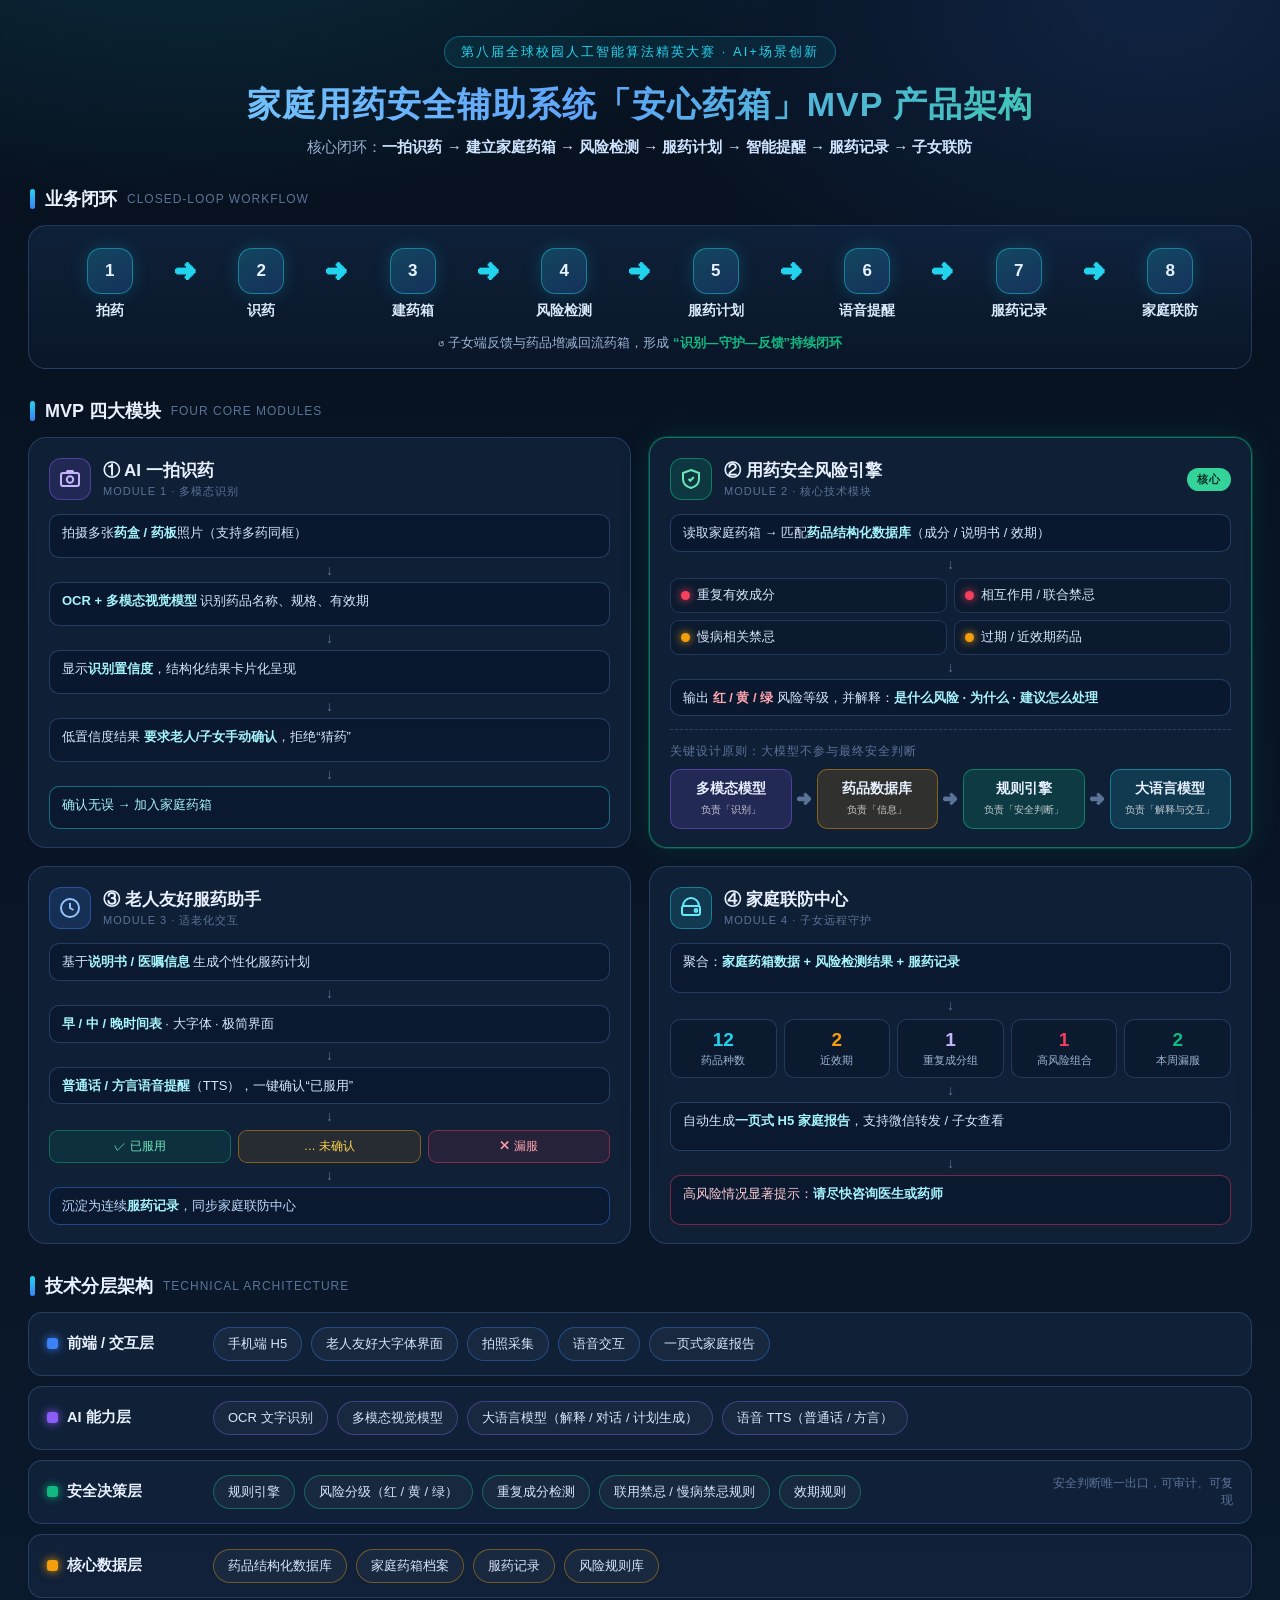
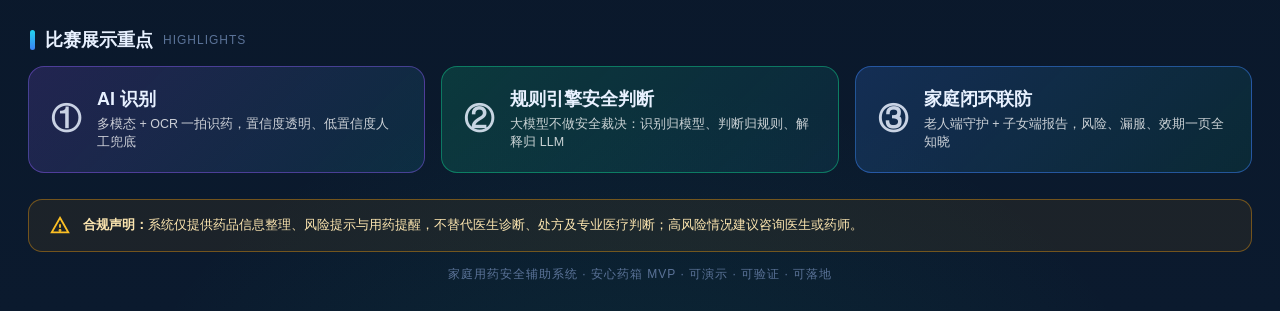
<file: mvp-architecture.html>
<!DOCTYPE html>
<html lang="zh-CN">
<head>
<meta charset="UTF-8">
<meta name="viewport" content="width=device-width, initial-scale=1.0">
<title>安心药箱 · 家庭用药安全辅助系统 MVP 架构图</title>
<style>
  :root{
    --bg0:#07111f;
    --bg1:#0b1a2e;
    --card:rgba(18,36,61,.72);
    --card-solid:#0f2138;
    --line:rgba(120,170,255,.22);
    --txt:#e8f1ff;
    --sub:#9db4d4;
    --cyan:#22d3ee;
    --blue:#3b82f6;
    --violet:#8b5cf6;
    --emerald:#10b981;
    --amber:#f59e0b;
    --red:#f43f5e;
    --muted:#5b7398;
  }
  *{margin:0;padding:0;box-sizing:border-box;font-family:"PingFang SC","Microsoft YaHei","Segoe UI",sans-serif;}
  body{
    background:
      radial-gradient(1100px 500px at 15% -5%, rgba(34,211,238,.14), transparent 60%),
      radial-gradient(1000px 600px at 90% 0%, rgba(59,130,246,.16), transparent 55%),
      radial-gradient(900px 700px at 50% 110%, rgba(16,185,129,.10), transparent 60%),
      linear-gradient(180deg,var(--bg0),var(--bg1));
    color:var(--txt);
    padding:36px 28px 28px;
    min-height:100vh;
  }
  .wrap{max-width:1360px;margin:0 auto;}

  /* ===== Header ===== */
  header{text-align:center;margin-bottom:26px;}
  .badge-line{display:inline-flex;align-items:center;gap:8px;font-size:13px;letter-spacing:2px;color:var(--cyan);
    border:1px solid rgba(34,211,238,.35);background:rgba(34,211,238,.08);padding:6px 16px;border-radius:999px;margin-bottom:14px;}
  h1{font-size:34px;font-weight:800;letter-spacing:1px;
    background:linear-gradient(90deg,#7dd3fc,#60a5fa 45%,#34d399);
    -webkit-background-clip:text;background-clip:text;color:transparent;}
  .subtitle{color:var(--sub);font-size:15px;margin-top:10px;}
  .subtitle b{color:#cfe4ff;font-weight:600;}

  .section-title{display:flex;align-items:center;gap:10px;font-size:18px;font-weight:700;margin:30px 2px 14px;}
  .section-title::before{content:"";width:5px;height:20px;border-radius:3px;
    background:linear-gradient(180deg,var(--cyan),var(--blue));}
  .section-title small{font-weight:400;font-size:12px;color:var(--muted);letter-spacing:1px;}

  /* ===== Closed loop ===== */
  .loop{
    border:1px solid var(--line);border-radius:18px;padding:22px 18px 16px;
    background:linear-gradient(180deg,rgba(20,44,77,.55),rgba(12,26,46,.55));
    position:relative;
  }
  .loop-steps{display:flex;align-items:stretch;justify-content:space-between;gap:0;flex-wrap:nowrap;}
  .lstep{flex:1;display:flex;flex-direction:column;align-items:center;gap:8px;position:relative;z-index:2;}
  .lnum{width:46px;height:46px;border-radius:14px;display:grid;place-items:center;font-size:17px;font-weight:800;
    background:linear-gradient(145deg,rgba(34,211,238,.22),rgba(59,130,246,.22));
    border:1px solid rgba(34,211,238,.45);box-shadow:0 0 18px rgba(34,211,238,.18);}
  .lname{font-size:14px;font-weight:600;color:#dbeafe;white-space:nowrap;}
  .larrow{flex:0 0 26px;display:grid;place-items:center;color:var(--cyan);font-size:22px;align-self:center;padding-bottom:22px;}
  .loop-note{text-align:center;margin-top:14px;font-size:13px;color:var(--sub);}
  .loop-note span{color:var(--emerald);font-weight:700;}

  /* ===== Module cards ===== */
  .grid{display:grid;grid-template-columns:1fr 1fr;gap:18px;}
  .card{
    border:1px solid var(--line);border-radius:18px;padding:20px 20px 18px;
    background:var(--card);backdrop-filter:blur(6px);
    display:flex;flex-direction:column;
  }
  .card.core{border-color:rgba(16,185,129,.55);box-shadow:0 0 0 1px rgba(16,185,129,.25),0 0 30px rgba(16,185,129,.12);}
  .card-head{display:flex;align-items:center;gap:12px;margin-bottom:14px;}
  .cicon{width:42px;height:42px;border-radius:12px;display:grid;place-items:center;flex:0 0 42px;}
  .cicon svg{width:24px;height:24px;}
  .ctitle{font-size:17px;font-weight:800;}
  .ctag{font-size:11px;color:var(--muted);letter-spacing:1px;margin-top:2px;}
  .core-flag{margin-left:auto;font-size:11px;font-weight:700;color:#062b20;background:#34d399;
    padding:4px 10px;border-radius:999px;letter-spacing:1px;}

  .flow{display:flex;flex-direction:column;gap:7px;flex:1;}
  .frow{display:flex;align-items:center;gap:10px;}
  .fnode{
    flex:1;border:1px solid rgba(120,170,255,.25);border-radius:10px;padding:9px 12px;
    background:rgba(10,24,44,.66);font-size:13px;color:#d7e6fb;line-height:1.35;
  }
  .fnode b{color:#a5f3fc;}
  .fdown{text-align:center;color:var(--muted);font-size:14px;line-height:1;margin:-2px 0;}

  .risk-list{display:grid;grid-template-columns:1fr 1fr;gap:7px;margin-top:2px;}
  .risk-item{display:flex;align-items:center;gap:7px;font-size:12.5px;color:#d7e6fb;
    border:1px solid rgba(120,170,255,.2);border-radius:9px;padding:8px 10px;background:rgba(10,24,44,.6);}
  .dot{width:9px;height:9px;border-radius:50%;flex:0 0 9px;}
  .dot.r{background:var(--red);box-shadow:0 0 8px var(--red);}
  .dot.y{background:var(--amber);box-shadow:0 0 8px var(--amber);}
  .dot.g{background:var(--emerald);box-shadow:0 0 8px var(--emerald);}

  /* principle chain */
  .principle{margin-top:13px;border-top:1px dashed rgba(120,170,255,.25);padding-top:13px;}
  .principle-label{font-size:12px;color:var(--muted);letter-spacing:1px;margin-bottom:9px;}
  .pchain{display:flex;align-items:stretch;gap:0;}
  .pseg{flex:1;border-radius:10px;padding:10px 8px;text-align:center;font-size:12.5px;line-height:1.4;}
  .pseg b{display:block;font-size:13.5px;margin-bottom:2px;}
  .pseg small{color:rgba(255,255,255,.75);}
  .p1{background:rgba(139,92,246,.16);border:1px solid rgba(139,92,246,.45);}
  .p2{background:rgba(245,158,11,.14);border:1px solid rgba(245,158,11,.45);}
  .p3{background:rgba(16,185,129,.18);border:1px solid rgba(16,185,129,.55);}
  .p4{background:rgba(34,211,238,.14);border:1px solid rgba(34,211,238,.45);}
  .parrow{align-self:center;color:var(--muted);padding:0 5px;font-size:15px;}

  .record-pills{display:flex;gap:7px;margin-top:2px;}
  .rpill{flex:1;text-align:center;font-size:12px;border-radius:9px;padding:7px 4px;border:1px solid;}
  .rpill.ok{color:#6ee7b7;border-color:rgba(16,185,129,.45);background:rgba(16,185,129,.1);}
  .rpill.wait{color:#fcd34d;border-color:rgba(245,158,11,.45);background:rgba(245,158,11,.1);}
  .rpill.miss{color:#fda4af;border-color:rgba(244,63,94,.45);background:rgba(244,63,94,.1);}

  .summary-demo{display:grid;grid-template-columns:repeat(5,1fr);gap:7px;margin-top:2px;}
  .sbox{text-align:center;border:1px solid rgba(120,170,255,.22);border-radius:10px;
    padding:9px 4px;background:rgba(10,24,44,.6);}
  .sbox .n{font-size:19px;font-weight:800;}
  .sbox .t{font-size:11px;color:var(--sub);margin-top:2px;}
  .n.cyan{color:var(--cyan);} .n.amber{color:var(--amber);} .n.violet{color:#c4b5fd;}
  .n.red{color:var(--red);} .n.emerald{color:var(--emerald);}

  /* ===== Tech layers ===== */
  .layers{display:flex;flex-direction:column;gap:10px;}
  .layer{display:flex;align-items:center;gap:16px;border:1px solid var(--line);border-radius:14px;
    padding:14px 18px;background:var(--card);}
  .lname-tag{flex:0 0 150px;font-weight:800;font-size:14.5px;display:flex;align-items:center;gap:9px;}
  .ltag-dot{width:11px;height:11px;border-radius:3px;}
  .ltags{display:flex;gap:9px;flex-wrap:wrap;flex:1;}
  .ltag{font-size:13px;padding:7px 14px;border-radius:999px;border:1px solid;background:rgba(255,255,255,.04);color:#d7e6fb;}
  .layer.l-interact .ltag-dot{background:var(--blue);box-shadow:0 0 10px var(--blue);}
  .layer.l-ai .ltag-dot{background:var(--violet);box-shadow:0 0 10px var(--violet);}
  .layer.l-decide .ltag-dot{background:var(--emerald);box-shadow:0 0 10px var(--emerald);}
  .layer.l-data .ltag-dot{background:var(--amber);box-shadow:0 0 10px var(--amber);}
  .layer.l-interact .ltag{border-color:rgba(59,130,246,.4);}
  .layer.l-ai .ltag{border-color:rgba(139,92,246,.4);}
  .layer.l-decide .ltag{border-color:rgba(16,185,129,.45);}
  .layer.l-data .ltag{border-color:rgba(245,158,11,.4);}
  .layer-hint{flex:0 0 190px;text-align:right;font-size:12px;color:var(--muted);}

  /* ===== Keywords ===== */
  .keywords{display:grid;grid-template-columns:repeat(3,1fr);gap:16px;margin-top:4px;}
  .kw{border-radius:16px;padding:20px 22px;display:flex;align-items:center;gap:16px;border:1px solid;}
  .kw-num{font-size:30px;font-weight:900;line-height:1;opacity:.85;}
  .kw-main{font-size:18px;font-weight:800;}
  .kw-sub{font-size:12.5px;color:rgba(255,255,255,.78);margin-top:4px;line-height:1.5;}
  .kw1{background:linear-gradient(135deg,rgba(139,92,246,.18),rgba(34,211,238,.10));border-color:rgba(139,92,246,.45);}
  .kw2{background:linear-gradient(135deg,rgba(16,185,129,.20),rgba(34,211,238,.08));border-color:rgba(16,185,129,.55);}
  .kw3{background:linear-gradient(135deg,rgba(59,130,246,.20),rgba(16,185,129,.10));border-color:rgba(59,130,246,.5);}

  /* ===== Footer ===== */
  .compliance{margin-top:26px;border:1px solid rgba(245,158,11,.4);border-radius:14px;
    background:rgba(245,158,11,.07);padding:14px 20px;display:flex;gap:12px;align-items:flex-start;}
  .compliance svg{flex:0 0 22px;width:22px;height:22px;margin-top:1px;}
  .compliance p{font-size:13px;line-height:1.7;color:#fde6b0;}
  .footer-meta{text-align:center;margin-top:14px;font-size:12px;color:var(--muted);letter-spacing:1px;}

  @media (max-width:1000px){
    .grid{grid-template-columns:1fr;}
    .keywords{grid-template-columns:1fr;}
    .loop-steps{flex-wrap:wrap;gap:10px;}
    .larrow{display:none;}
    .lstep{flex:0 0 calc(25% - 8px);}
  }
</style>
</head>
<body>
<div class="wrap">

  <header>
    <div class="badge-line">第八届全球校园人工智能算法精英大赛 · AI+场景创新</div>
    <h1>家庭用药安全辅助系统「安心药箱」MVP 产品架构</h1>
    <p class="subtitle">核心闭环：<b>一拍识药 → 建立家庭药箱 → 风险检测 → 服药计划 → 智能提醒 → 服药记录 → 子女联防</b></p>
  </header>

  <!-- ============ 闭环 ============ -->
  <div class="section-title">业务闭环 <small>CLOSED-LOOP WORKFLOW</small></div>
  <div class="loop">
    <div class="loop-steps">
      <div class="lstep"><div class="lnum">1</div><div class="lname">拍药</div></div>
      <div class="larrow">➜</div>
      <div class="lstep"><div class="lnum">2</div><div class="lname">识药</div></div>
      <div class="larrow">➜</div>
      <div class="lstep"><div class="lnum">3</div><div class="lname">建药箱</div></div>
      <div class="larrow">➜</div>
      <div class="lstep"><div class="lnum">4</div><div class="lname">风险检测</div></div>
      <div class="larrow">➜</div>
      <div class="lstep"><div class="lnum">5</div><div class="lname">服药计划</div></div>
      <div class="larrow">➜</div>
      <div class="lstep"><div class="lnum">6</div><div class="lname">语音提醒</div></div>
      <div class="larrow">➜</div>
      <div class="lstep"><div class="lnum">7</div><div class="lname">服药记录</div></div>
      <div class="larrow">➜</div>
      <div class="lstep"><div class="lnum">8</div><div class="lname">家庭联防</div></div>
    </div>
    <div class="loop-note">↺ 子女端反馈与药品增减回流药箱，形成 <span>“识别—守护—反馈”持续闭环</span></div>
  </div>

  <!-- ============ 四大模块 ============ -->
  <div class="section-title">MVP 四大模块 <small>FOUR CORE MODULES</small></div>
  <div class="grid">

    <!-- 模块1 -->
    <div class="card">
      <div class="card-head">
        <div class="cicon" style="background:rgba(139,92,246,.16);border:1px solid rgba(139,92,246,.45);">
          <svg viewBox="0 0 24 24" fill="none" stroke="#c4b5fd" stroke-width="2"><rect x="3" y="6" width="18" height="13" rx="2"/><circle cx="12" cy="12.5" r="3.2"/><path d="M8 6l1.5-2h5L16 6"/></svg>
        </div>
        <div><div class="ctitle">① AI 一拍识药</div><div class="ctag">MODULE 1 · 多模态识别</div></div>
      </div>
      <div class="flow">
        <div class="fnode">拍摄多张<b>药盒 / 药板</b>照片（支持多药同框）</div>
        <div class="fdown">↓</div>
        <div class="fnode"><b>OCR + 多模态视觉模型</b> 识别药品名称、规格、有效期</div>
        <div class="fdown">↓</div>
        <div class="fnode">显示<b>识别置信度</b>，结构化结果卡片化呈现</div>
        <div class="fdown">↓</div>
        <div class="fnode">低置信度结果 <b>要求老人/子女手动确认</b>，拒绝“猜药”</div>
        <div class="fdown">↓</div>
        <div class="fnode" style="border-color:rgba(34,211,238,.45);color:#a5f3fc;">确认无误 → 加入家庭药箱</div>
      </div>
    </div>

    <!-- 模块2 核心 -->
    <div class="card core">
      <div class="card-head">
        <div class="cicon" style="background:rgba(16,185,129,.16);border:1px solid rgba(16,185,129,.55);">
          <svg viewBox="0 0 24 24" fill="none" stroke="#6ee7b7" stroke-width="2"><path d="M12 3l8 3v6c0 5-3.5 7.8-8 9-4.5-1.2-8-4-8-9V6z"/><path d="M9.5 12l1.8 1.8 3.5-3.8"/></svg>
        </div>
        <div><div class="ctitle">② 用药安全风险引擎</div><div class="ctag">MODULE 2 · 核心技术模块</div></div>
        <div class="core-flag">核心</div>
      </div>
      <div class="flow">
        <div class="fnode">读取家庭药箱 → 匹配<b>药品结构化数据库</b>（成分 / 说明书 / 效期）</div>
        <div class="fdown">↓</div>
        <div class="risk-list">
          <div class="risk-item"><span class="dot r"></span>重复有效成分</div>
          <div class="risk-item"><span class="dot r"></span>相互作用 / 联合禁忌</div>
          <div class="risk-item"><span class="dot y"></span>慢病相关禁忌</div>
          <div class="risk-item"><span class="dot y"></span>过期 / 近效期药品</div>
        </div>
        <div class="fdown">↓</div>
        <div class="fnode">输出 <b style="color:#fda4af;">红 / 黄 / 绿</b> 风险等级，并解释：<b>是什么风险 · 为什么 · 建议怎么处理</b></div>
      </div>
      <div class="principle">
        <div class="principle-label">关键设计原则：大模型不参与最终安全判断</div>
        <div class="pchain">
          <div class="pseg p1"><b>多模态模型</b><small>负责「识别」</small></div>
          <div class="parrow">➜</div>
          <div class="pseg p2"><b>药品数据库</b><small>负责「信息」</small></div>
          <div class="parrow">➜</div>
          <div class="pseg p3"><b>规则引擎</b><small>负责「安全判断」</small></div>
          <div class="parrow">➜</div>
          <div class="pseg p4"><b>大语言模型</b><small>负责「解释与交互」</small></div>
        </div>
      </div>
    </div>

    <!-- 模块3 -->
    <div class="card">
      <div class="card-head">
        <div class="cicon" style="background:rgba(59,130,246,.16);border:1px solid rgba(59,130,246,.45);">
          <svg viewBox="0 0 24 24" fill="none" stroke="#93c5fd" stroke-width="2"><circle cx="12" cy="12" r="9"/><path d="M12 7v5l3.5 2"/></svg>
        </div>
        <div><div class="ctitle">③ 老人友好服药助手</div><div class="ctag">MODULE 3 · 适老化交互</div></div>
      </div>
      <div class="flow">
        <div class="fnode">基于<b>说明书 / 医嘱信息</b> 生成个性化服药计划</div>
        <div class="fdown">↓</div>
        <div class="fnode"><b>早 / 中 / 晚时间表</b> · 大字体 · 极简界面</div>
        <div class="fdown">↓</div>
        <div class="fnode"><b>普通话 / 方言语音提醒</b>（TTS），一键确认“已服用”</div>
        <div class="fdown">↓</div>
        <div class="record-pills">
          <div class="rpill ok">✓ 已服用</div>
          <div class="rpill wait">… 未确认</div>
          <div class="rpill miss">✕ 漏服</div>
        </div>
        <div class="fdown">↓</div>
        <div class="fnode" style="border-color:rgba(59,130,246,.45);color:#bfdbfe;">沉淀为连续<b>服药记录</b>，同步家庭联防中心</div>
      </div>
    </div>

    <!-- 模块4 -->
    <div class="card">
      <div class="card-head">
        <div class="cicon" style="background:rgba(34,211,238,.14);border:1px solid rgba(34,211,238,.45);">
          <svg viewBox="0 0 24 24" fill="none" stroke="#67e8f9" stroke-width="2"><path d="M4 10a8 8 0 0116 0"/><rect x="3" y="10" width="18" height="9" rx="2"/><circle cx="17" cy="14.5" r="1.4"/></svg>
        </div>
        <div><div class="ctitle">④ 家庭联防中心</div><div class="ctag">MODULE 4 · 子女远程守护</div></div>
      </div>
      <div class="flow">
        <div class="fnode">聚合：<b>家庭药箱数据 + 风险检测结果 + 服药记录</b></div>
        <div class="fdown">↓</div>
        <div class="summary-demo">
          <div class="sbox"><div class="n cyan">12</div><div class="t">药品种数</div></div>
          <div class="sbox"><div class="n amber">2</div><div class="t">近效期</div></div>
          <div class="sbox"><div class="n violet">1</div><div class="t">重复成分组</div></div>
          <div class="sbox"><div class="n red">1</div><div class="t">高风险组合</div></div>
          <div class="sbox"><div class="n emerald">2</div><div class="t">本周漏服</div></div>
        </div>
        <div class="fdown">↓</div>
        <div class="fnode">自动生成<b>一页式 H5 家庭报告</b>，支持微信转发 / 子女查看</div>
        <div class="fdown">↓</div>
        <div class="fnode" style="border-color:rgba(244,63,94,.45);color:#fecdd3;">高风险情况显著提示：<b>请尽快咨询医生或药师</b></div>
      </div>
    </div>

  </div>

  <!-- ============ 技术架构 ============ -->
  <div class="section-title">技术分层架构 <small>TECHNICAL ARCHITECTURE</small></div>
  <div class="layers">
    <div class="layer l-interact">
      <div class="lname-tag"><span class="ltag-dot"></span>前端 / 交互层</div>
      <div class="ltags">
        <span class="ltag">手机端 H5</span>
        <span class="ltag">老人友好大字体界面</span>
        <span class="ltag">拍照采集</span>
        <span class="ltag">语音交互</span>
        <span class="ltag">一页式家庭报告</span>
      </div>
    </div>
    <div class="layer l-ai">
      <div class="lname-tag"><span class="ltag-dot"></span>AI 能力层</div>
      <div class="ltags">
        <span class="ltag">OCR 文字识别</span>
        <span class="ltag">多模态视觉模型</span>
        <span class="ltag">大语言模型（解释 / 对话 / 计划生成）</span>
        <span class="ltag">语音 TTS（普通话 / 方言）</span>
      </div>
    </div>
    <div class="layer l-decide">
      <div class="lname-tag"><span class="ltag-dot"></span>安全决策层</div>
      <div class="ltags">
        <span class="ltag">规则引擎</span>
        <span class="ltag">风险分级（红 / 黄 / 绿）</span>
        <span class="ltag">重复成分检测</span>
        <span class="ltag">联用禁忌 / 慢病禁忌规则</span>
        <span class="ltag">效期规则</span>
      </div>
      <div class="layer-hint">安全判断唯一出口，可审计、可复现</div>
    </div>
    <div class="layer l-data">
      <div class="lname-tag"><span class="ltag-dot"></span>核心数据层</div>
      <div class="ltags">
        <span class="ltag">药品结构化数据库</span>
        <span class="ltag">家庭药箱档案</span>
        <span class="ltag">服药记录</span>
        <span class="ltag">风险规则库</span>
      </div>
    </div>
  </div>

  <!-- ============ 三个关键词 ============ -->
  <div class="section-title">比赛展示重点 <small>HIGHLIGHTS</small></div>
  <div class="keywords">
    <div class="kw kw1">
      <div class="kw-num">①</div>
      <div><div class="kw-main">AI 识别</div><div class="kw-sub">多模态 + OCR 一拍识药，置信度透明、低置信度人工兜底</div></div>
    </div>
    <div class="kw kw2">
      <div class="kw-num">②</div>
      <div><div class="kw-main">规则引擎安全判断</div><div class="kw-sub">大模型不做安全裁决：识别归模型、判断归规则、解释归 LLM</div></div>
    </div>
    <div class="kw kw3">
      <div class="kw-num">③</div>
      <div><div class="kw-main">家庭闭环联防</div><div class="kw-sub">老人端守护 + 子女端报告，风险、漏服、效期一页全知晓</div></div>
    </div>
  </div>

  <!-- ============ 合规 ============ -->
  <div class="compliance">
    <svg viewBox="0 0 24 24" fill="none" stroke="#fbbf24" stroke-width="2"><path d="M12 3l9 16H3z"/><path d="M12 10v4"/><circle cx="12" cy="17" r=".6" fill="#fbbf24"/></svg>
    <p><b>合规声明：</b>系统仅提供药品信息整理、风险提示与用药提醒，不替代医生诊断、处方及专业医疗判断；高风险情况建议咨询医生或药师。</p>
  </div>

  <div class="footer-meta">家庭用药安全辅助系统 · 安心药箱 MVP · 可演示 · 可验证 · 可落地</div>

</div>
</body>
</html>
</file>
